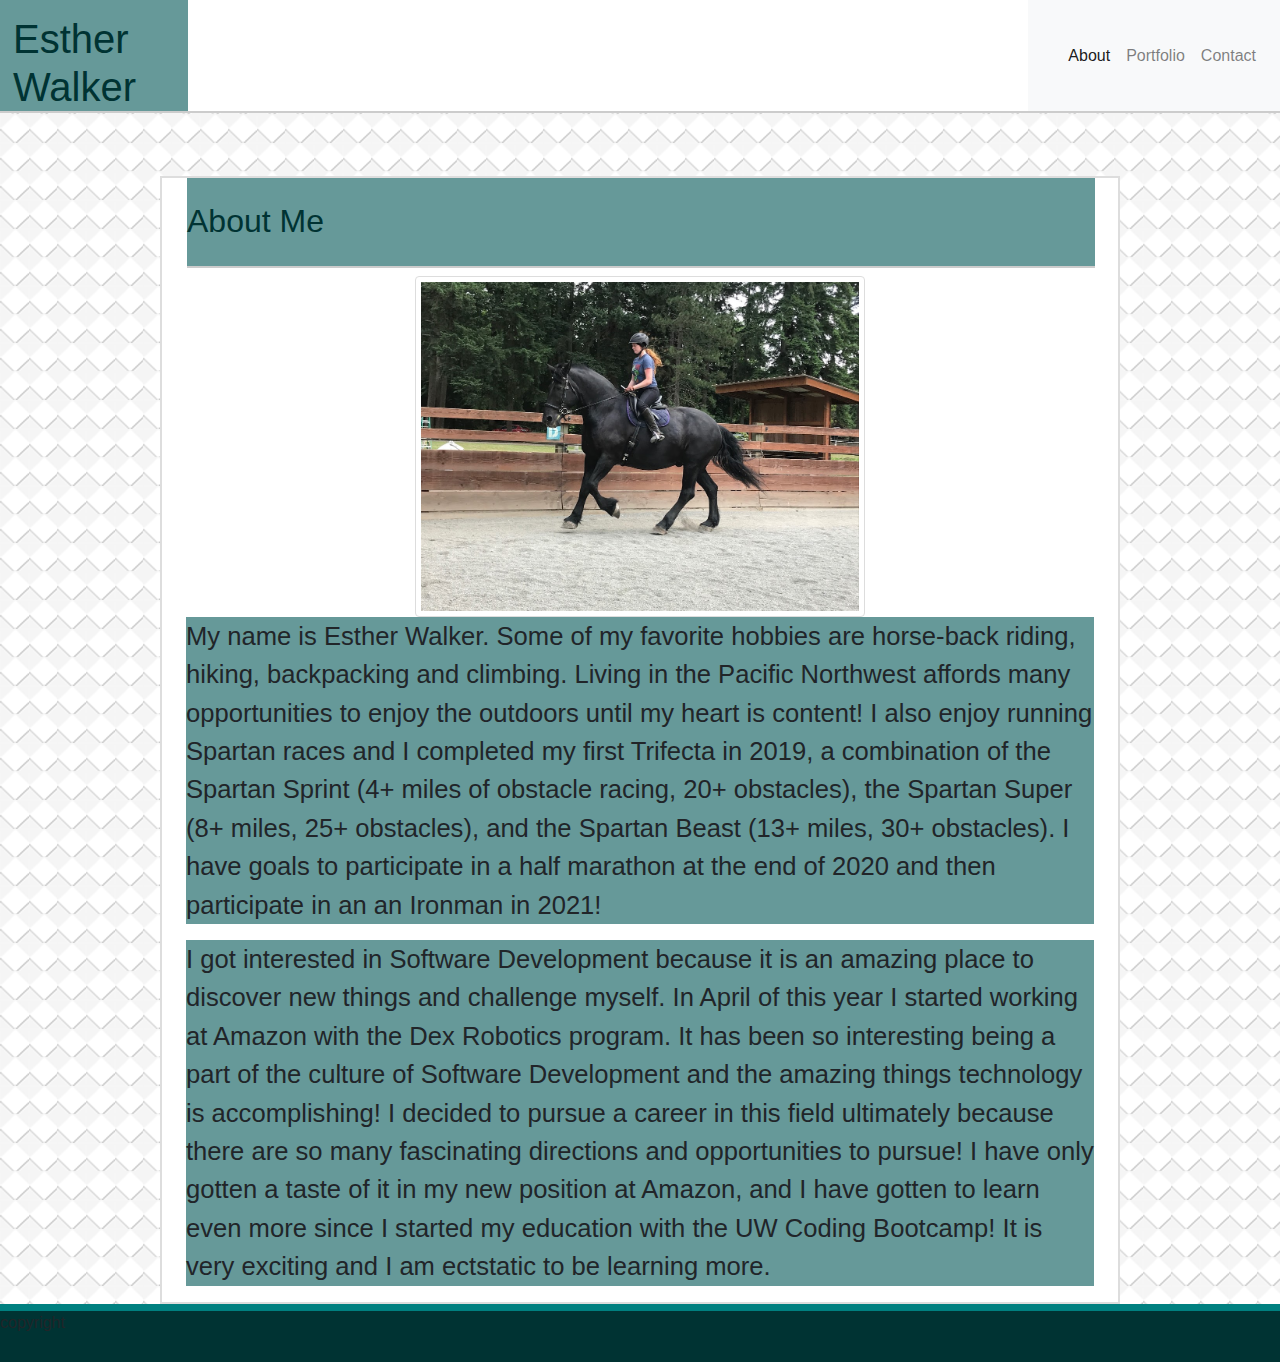
<file: index.html>
<!DOCTYPE html>
<html>

<head>
  <title>About me!</title>
  <link rel="stylesheet" href="https://stackpath.bootstrapcdn.com/bootstrap/4.3.1/css/bootstrap.min.css"
    integrity="sha384-ggOyR0iXCbMQv3Xipma34MD+dH/1fQ784/j6cY/iJTQUOhcWr7x9JvoRxT2MZw1T" crossorigin="anonymous">
  <link rel="stylesheet" href="assets/css/index.css" />
  <meta charset="UTF-8">
  <meta name="viewport" content="width=device-width, initial-scale=1.0">
  <meta http-equiv="X-UA-Compatible" content="ie=edge">


</head>

<body>
  <div class="header">
    <h1 class="myname">Esther Walker</h1>
    <div class="container">
      <div class="row">
        <div class="col-md-6">
        </div>
        <div class="col-md-6">
        </div>
      </div>
    </div>
    <nav class="navbar navbar-expand-lg navbar-light bg-light">
      <a class="navbar-brand" href="#"></a>
      <button class="navbar-toggler" type="button" data-toggle="collapse" data-target="#navbarSupportedContent"
        aria-controls="navbarSupportedContent" aria-expanded="false" aria-label="Toggle navigation">
        <span class="navbar-toggler-icon"></span>
      </button>

      <div class="collapse navbar-collapse" id="navbarSupportedContent">
        <ul class="navbar-nav mr-auto">
          <li class="nav-item active">
            <a class="nav-link" href="index.html">About <span class="sr-only">(current)</span></a>
          </li>
          <li class="nav-item">
            <a class="nav-link" href="portfolio.html">Portfolio</a>
          </li>
          <li class="nav-item">
            <a class="nav-link" href="contact.html">Contact</a>
          </li>
        </ul>

      </div>
    </nav>
  </div>
  <div class="parent-content">
    <div class="box">
      <h2 class="about">About Me</h2>
      <div class="image">
        <img src="assets/images/Jack.2019.JPG" alt="image-fluid" class="responsive-image">
      </div>

      <p style="font-size:2vw;">
        My name is Esther Walker. Some of my favorite hobbies are horse-back riding, hiking,
        backpacking and climbing. Living in the Pacific Northwest affords many
        opportunities to enjoy the outdoors until my heart is content! I also enjoy
        running Spartan races and I completed my first Trifecta in 2019, a combination of the Spartan
        Sprint (4+ miles of
        obstacle racing, 20+ obstacles), the Spartan Super (8+ miles, 25+ obstacles), and the Spartan Beast
        (13+
        miles, 30+ obstacles). I have goals
        to participate in a half marathon at the end of 2020 and then participate
        in an an Ironman in 2021!</p>
      <p style="font-size: 2vw;">I got interested in Software Development because it is an amazing place
        to discover new things and challenge myself. In April of this year I started working at Amazon
        with
        the Dex Robotics
        program. It has been so interesting being a part of the culture of Software Development and the
        amazing things technology is accomplishing! I decided to pursue a career in this field
        ultimately
        because there are
        so many fascinating directions and opportunities to pursue! I have only gotten a taste of it in
        my
        new position at Amazon, and I have gotten to learn even more since I started my education with
        the
        UW Coding Bootcamp! It is very exciting and I am ectstatic to be learning more.</p>
    </div>
  </div>
  <footer>copyright</footer>
</body>

</html>
</file>
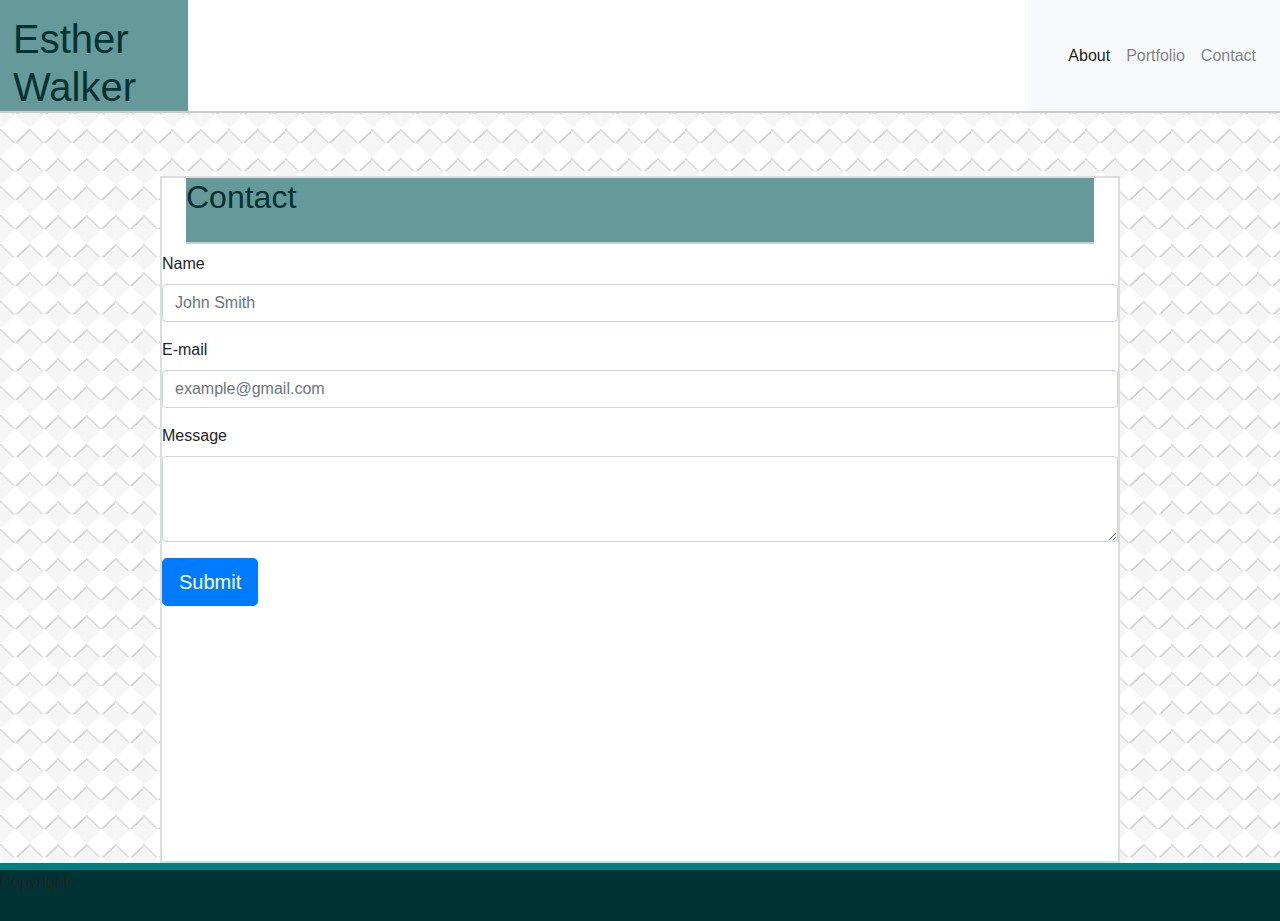
<file: Rcontact.html>
<!DOCTYPE html>
<html lang="en">

<head>

    <link rel="stylesheet" href="https://stackpath.bootstrapcdn.com/bootstrap/4.3.1/css/bootstrap.min.css"
        integrity="sha384-ggOyR0iXCbMQv3Xipma34MD+dH/1fQ784/j6cY/iJTQUOhcWr7x9JvoRxT2MZw1T" crossorigin="anonymous">
    <meta charset="UTF-8">
    <link rel="stylesheet" href="assets/css/index.css" />
    <meta name="viewport" content="width=device-width, initial-scale=1.0">
    <meta http-equiv="X-UA-Compatible" content="ie=edge">
    <title>Responsive Contact Page</title>
</head>

<body>
    <div class="header">
        <h1 class="myname">Esther Walker</h1>
        <div class="container">
            <div class="row">
                <div class="col-md-6">
                </div>
                <div class="col-md-6">
                </div>
            </div>
        </div>
        <nav class="navbar navbar-expand-lg navbar-light bg-light">
            <a class="navbar-brand" href="#"></a>
            <button class="navbar-toggler" type="button" data-toggle="collapse" data-target="#navbarSupportedContent"
                aria-controls="navbarSupportedContent" aria-expanded="false" aria-label="Toggle navigation">
                <span class="navbar-toggler-icon"></span>
            </button>

            <div class="collapse navbar-collapse" id="navbarSupportedContent">
                <ul class="navbar-nav mr-auto">
                    <li class="nav-item active">
                        <a class="nav-link" href="Rindex.html">About <span class="sr-only">(current)</span></a>
                    </li>
                    <li class="nav-item">
                        <a class="nav-link" href="Rportfolio.html">Portfolio</a>
                    </li>
                    <li class="nav-item">
                        <a class="nav-link" href="Rcontact.html">Contact</a>
                    </li>
                </ul>

            </div>
        </nav>
    </div>
    <form>
        <div class="parent-content">
            <div class="box">
                <h2 class="contact">Contact</h2>
                <div class="form-container">
                    <div class="form-group">
                        <label for="exampleFormControlInput1">Name</label>
                        <input type="email" class="form-control" id="exampleFormControlInput1" placeholder="John Smith">
                    </div>
                    <div class="form-group">
                        <label for="exampleFormControlInput2">E-mail</label>
                        <input type="email" class="form-control" id="exampleFormControlInput1"
                            placeholder="example@gmail.com">
                    </div>
                    <div class="form-group">
                        <label for="exampleFormControlTextarea1">Message</label>
                        <textarea class="form-control" id="exampleFormControlTextarea1" rows="3"></textarea>
                    </div>
                    <button type="button" class="btn btn-primary btn-lg">Submit</button>
                </div>
            </div>
    </form>
    </div>
    <script src="https://code.jquery.com/jquery-3.3.1.slim.min.js"
        integrity="sha384-q8i/X+965DzO0rT7abK41JStQIAqVgRVzpbzo5smXKp4YfRvH+8abtTE1Pi6jizo"
        crossorigin="anonymous"></script>
    <script src="https://cdnjs.cloudflare.com/ajax/libs/popper.js/1.14.7/umd/popper.min.js"
        integrity="sha384-UO2eT0CpHqdSJQ6hJty5KVphtPhzWj9WO1clHTMGa3JDZwrnQq4sF86dIHNDz0W1"
        crossorigin="anonymous"></script>
    <script src="https://stackpath.bootstrapcdn.com/bootstrap/4.3.1/js/bootstrap.min.js"
        integrity="sha384-JjSmVgyd0p3pXB1rRibZUAYoIIy6OrQ6VrjIEaFf/nJGzIxFDsf4x0xIM+B07jRM"
        crossorigin="anonymous"></script>
    <footer>Copyright</footer>
</body>


</html>
</file>
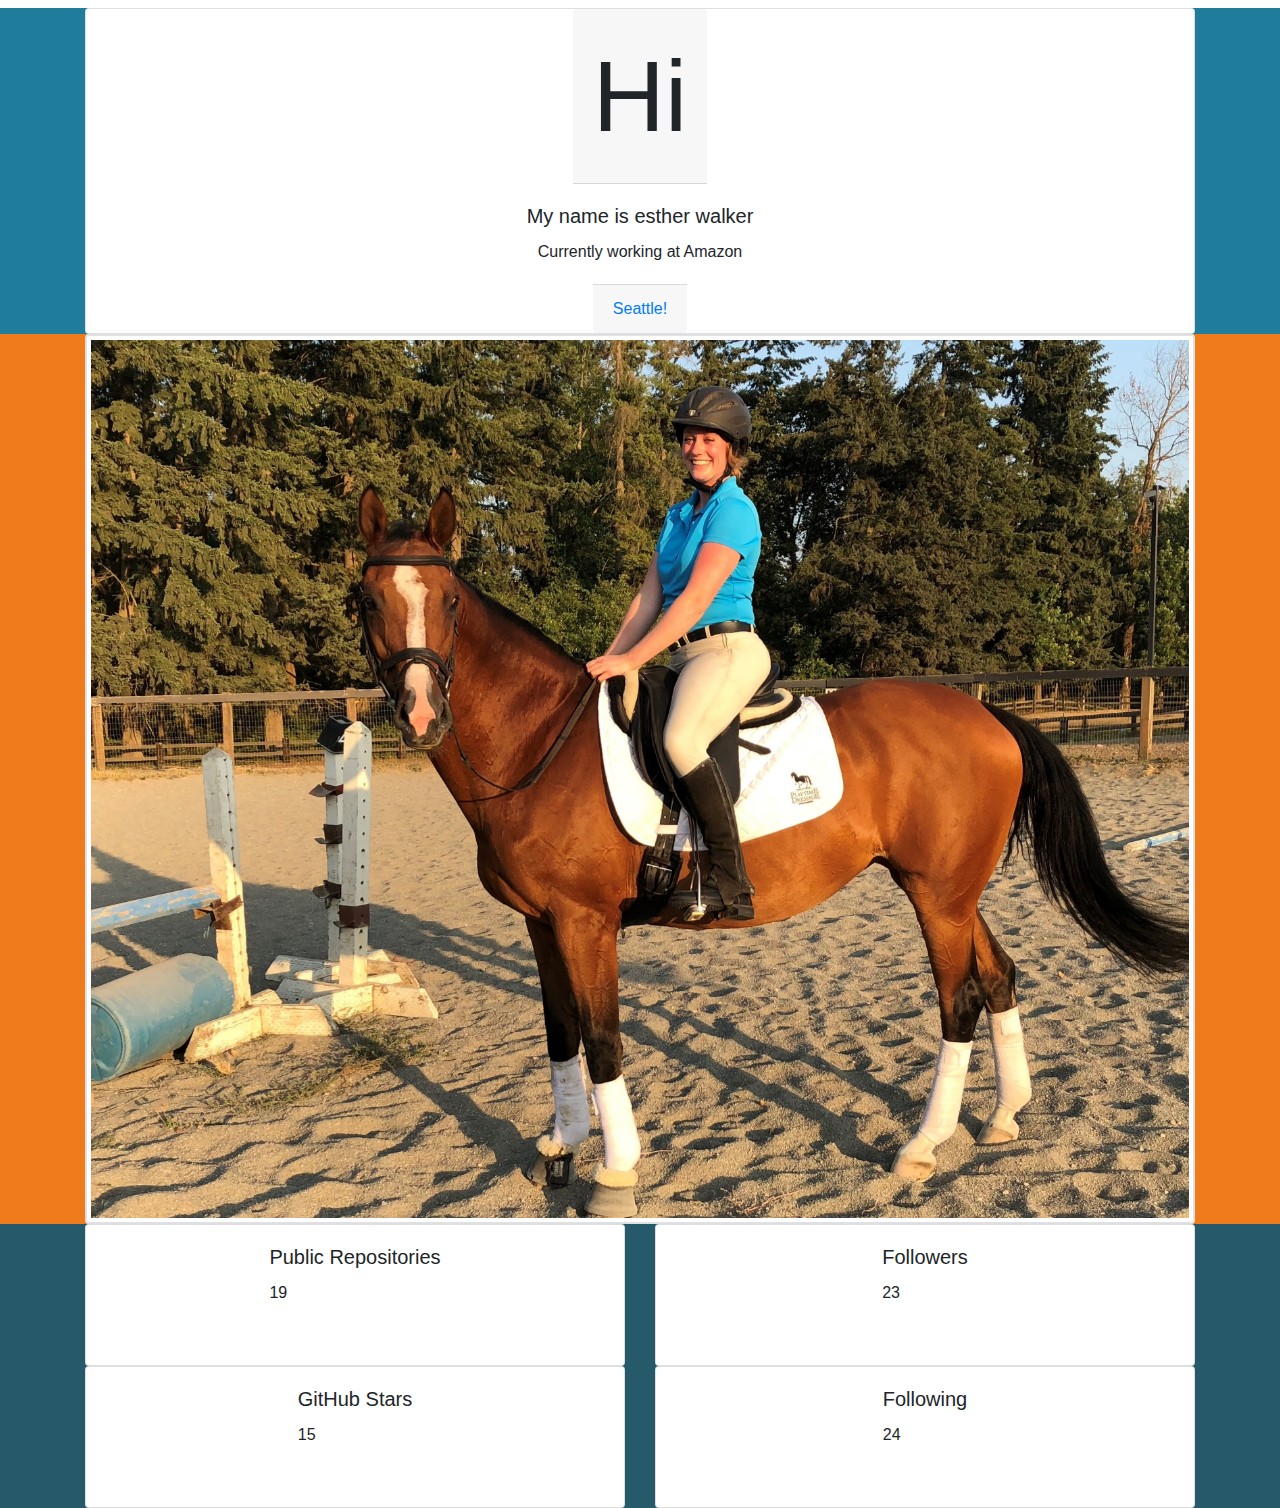
<file: resume.html>
<!DOCTYPE html>
<html lang="en">

<head>
    <meta charset="UTF-8">
    <meta name="viewport" content="width=device-width, initial-scale=1.0">
    <meta http-equiv="X-UA-Compatible" content="ie=edge">
    <title>Node!</title>
    <link rel="stylesheet" href="https://stackpath.bootstrapcdn.com/bootstrap/4.4.1/css/bootstrap.min.css"
        integrity="sha384-Vkoo8x4CGsO3+Hhxv8T/Q5PaXtkKtu6ug5TOeNV6gBiFeWPGFN9MuhOf23Q9Ifjh" crossorigin="anonymous">

    <style>
        .parent-container {
            background-color: #1f7c9b;
        }

        .parent-container2 {
            background-color: #f07b1a;
        }

        .parent-container3 {
            background-color: #26596a;
        }

        .card-header {
            font-size: 100px;
        }

        .header {
            align-items: center;
        }

        .card {
            align-items: center;
        }

        .card-text {
            align-items: center;
        }
    </style>
</head>

<body>
    <div class="parent-container">
        <div class="box">
            <h2 class="header"></h2>
            <div class="container">
                <div class="row">
                    <div class="col-md-12">
                        <div class="card text-center">
                            <div class="card-header">
                                Hi
                            </div>
                            <div class="card-body">
                                <h5 class="card-title">My name is esther walker</h5>
                                <p class="card-text">Currently working at Amazon</p>
                            </div>
                            <div class="card-footer text-muted">
                                <a href="https://www.google.com/maps/place/Seattle,+WA/">Seattle!</a>
                            </div>
                        </div>
                    </div>
                </div>
            </div>
        </div>
    </div>

    <div class="parent-container2">
        <div class="container">
            <div class="row">
                <div class="col-md-12">
                    <div class="card">
                        <img src="Gigi.my.love (2).jpg" alt="gigi!" class="img-thumbnail card-img-top">
                    </div>
                </div>
            </div>
        </div>
    </div>
    <div class="parent-container3">
        <div class="container">
            <div class="row">
                <div class="col-md-6">
                    <div class="card">
                        <div class="card-body">
                            <h5 class="card-title">Public Repositories</h5>
                            <p class="card-text">19
                            </p>
                            <a href="#" class="card-link"></a>
                            <a href="#" class="card-link"></a>
                        </div>
                    </div>
                </div>
                <div class="col-md-6">
                    <div class="card">
                        <div class="card-body">
                            <h5 class="card-title">Followers</h5>
                            <p class="card-text">23
                            </p>
                            <a href="#" class="card-link"></a>
                            <a href="#" class="card-link"></a>
                        </div>
                    </div>
                </div>
            </div>
            <div class="row">
                <div class="col-md-6">
                    <div class="card">
                        <div class="card-body">
                            <h5 class="card-title">GitHub Stars</h5>
                            <p class="card-text">15
                            </p>
                            <a href="#" class="card-link"></a>
                            <a href="#" class="card-link"></a>
                        </div>
                    </div>
                </div>
                <div class="col-md-6">
                    <div class="card">
                        <div class="card-body">
                            <h5 class="card-title">Following</h5>
                            <p class="card-text">24
                            </p>
                            <a href="#" class="card-link"></a>
                            <a href="#" class="card-link"></a>
                        </div>
                    </div>
                </div>
            </div>
        </div>
    </div>

    <script>




    </script>

</body>

</html>
</file>
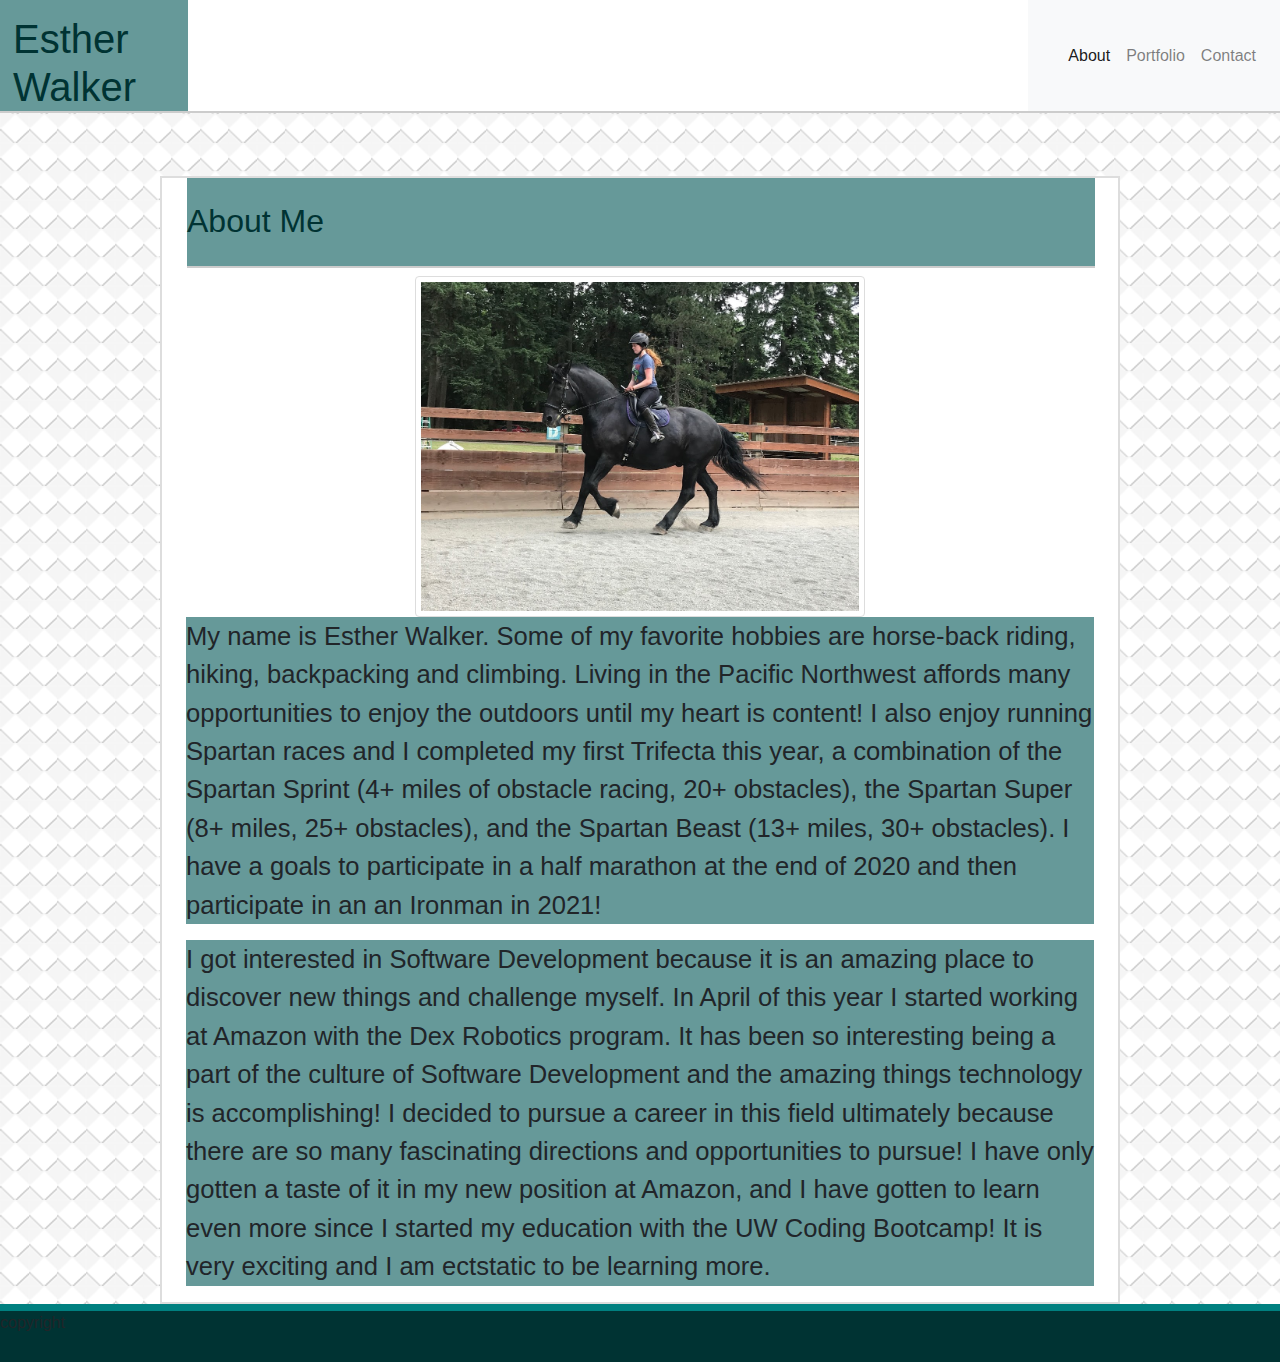
<file: Rindex.html>
<!DOCTYPE html>
<html>

<head>
  <title>Index file</title>
  <link rel="stylesheet" href="https://stackpath.bootstrapcdn.com/bootstrap/4.3.1/css/bootstrap.min.css"
    integrity="sha384-ggOyR0iXCbMQv3Xipma34MD+dH/1fQ784/j6cY/iJTQUOhcWr7x9JvoRxT2MZw1T" crossorigin="anonymous">
  <link rel="stylesheet" href="assets/css/index.css" />
  <meta charset="UTF-8">
  <meta name="viewport" content="width=device-width, initial-scale=1.0">
  <meta http-equiv="X-UA-Compatible" content="ie=edge">


</head>

<body>
  <div class="header">
    <h1 class="myname">Esther Walker</h1>
    <div class="container">
      <div class="row">
        <div class="col-md-6">
        </div>
        <div class="col-md-6">
        </div>
      </div>
    </div>
    <nav class="navbar navbar-expand-lg navbar-light bg-light">
      <a class="navbar-brand" href="#"></a>
      <button class="navbar-toggler" type="button" data-toggle="collapse" data-target="#navbarSupportedContent"
        aria-controls="navbarSupportedContent" aria-expanded="false" aria-label="Toggle navigation">
        <span class="navbar-toggler-icon"></span>
      </button>

      <div class="collapse navbar-collapse" id="navbarSupportedContent">
        <ul class="navbar-nav mr-auto">
          <li class="nav-item active">
            <a class="nav-link" href="Rindex.html">About <span class="sr-only">(current)</span></a>
          </li>
          <li class="nav-item">
            <a class="nav-link" href="Rportfolio.html">Portfolio</a>
          </li>
          <li class="nav-item">
            <a class="nav-link" href="Rcontact.html">Contact</a>
          </li>
        </ul>

      </div>
    </nav>
  </div>
  <div class="parent-content">
    <div class="box">
      <h2 class="about">About Me</h2>
      <div class="image">
        <img src="assets/images/Jack.2019.JPG" alt="image-fluid" class="responsive-image">
      </div>

      <p style="font-size:2vw;">
        My name is Esther Walker. Some of my favorite hobbies are horse-back riding, hiking,
        backpacking and climbing. Living in the Pacific Northwest affords many
        opportunities to enjoy the outdoors until my heart is content! I also enjoy
        running Spartan races and I completed my first Trifecta this year, a combination of the Spartan
        Sprint (4+ miles of
        obstacle racing, 20+ obstacles), the Spartan Super (8+ miles, 25+ obstacles), and the Spartan Beast
        (13+
        miles, 30+ obstacles). I have a goals
        to participate in a half marathon at the end of 2020 and then participate
        in an an Ironman in 2021!</p>
      <p style="font-size: 2vw;">I got interested in Software Development because it is an amazing place
        to discover new things and challenge myself. In April of this year I started working at Amazon
        with
        the Dex Robotics
        program. It has been so interesting being a part of the culture of Software Development and the
        amazing things technology is accomplishing! I decided to pursue a career in this field
        ultimately
        because there are
        so many fascinating directions and opportunities to pursue! I have only gotten a taste of it in
        my
        new position at Amazon, and I have gotten to learn even more since I started my education with
        the
        UW Coding Bootcamp! It is very exciting and I am ectstatic to be learning more.</p>
    </div>
  </div>
  <footer>copyright</footer>
</body>

</html>
</file>
<file: assets/css/index.css>
.card {
    box-shadow: 0 4px 8px 0 rgba(0, 0, 0, 0, .2);
    transition: 0.3;
}
.project-link {
    
    color: blue;
}

.action {
    text-align:center;
}

.hw5-link {
    
    color: blue;
}
.hw7-link {
    color: blue;
}

.gh {
    text-align:center;

}

.mm {
    text-align:center;
}

.bb {
    text-align:center;
}

.ww {
    text-align:center;
}

.lili {
    text-align:center;
}
.hw6-link {
    
    color: royalblue;
}
img {
    border-radius: 5px 5px 0 0;
    border-color: #003333;
}

.card:hover {
    box-shadow: 0 8px 16px 0 rgba(0, 0, 0, 0.2)
}

.container {
    padding: 2px 16px
}
    
.header {
    overflow: hidden;
    display: flex;
    justify-content: space-between;
    width: 100%;
    background-color:#ffffff;
    border-color: #cccccc;

}
.myname {
    padding-top: 15px;
    padding-left: 13px;
    padding-right: 13px;
    color: #ffffff;
    background-color: #669999;
    margin: 0px;
}
.container {
    position: relative;
  }
  
  .text-block {
    position: sticky;
    bottom: 5px;
    right: 5px;
    background-color: #4aaaa5;
    color: white;
    padding-left: 5px;
    padding-right: 5px;
  }
 .about {
     color: #003333;
    margin-left:25px;
    margin-right:25px;
    padding-bottom: 26px;
    padding-top: 24px;
    background-color: #669999;

}
.contact {
    margin-left: 24px;
    padding-bottom: 26px;
}
.action_page.php {
    font-family: Arial, Helvetica, sans-serif;
    padding-right: 26px;
}
.portfolio {
    margin-left: 24px;
    padding-bottom: 26px;
    padding-top: 24px;
    color: #003333;
    background-color: #669999;
}
.parent-content {
    width: 100%;
    display: flex;
    justify-content: center;
    min-height: 750px;
}
.box {
        border:2px solid #dddddd;
        width: 960px;
        background-color: #ffffff;
        margin-top:63px;
    }
body {
    background-image: url("../images/embossed-diamond.png");
    margin:0;
}
.links {
    padding-bottom: 29px;
    padding-top:25.5px;
    width: 15%;
    font-size:1.2em;
    display:flex;
    justify-content: space-between;
}
h2 {
    color: #4aaaa5;
    width: 95%;
}
    
h2, .header {
    border-bottom: 2px solid #cccccc;
}

.related-links {
    margin-left: 5px;
    margin-right: 5px;
}
a {
    color:#777777;
}


img {
    display:flex;
    justify-content:center;
    border: 1px solid #ddd;
    border-radius: 4px;
    padding: 5px;
    width: 450px;
}
.image {
    display:flex;
    justify-content: center;
}
.paragraph {
    display:flex;
    align-items:flex-end;
}
p {
    margin-left: 24px;
    margin-right: 24px;
    background-color: #669999;
}
footer {
    border-top: 7px solid teal;
    padding-bottom: 27px;
    background-color: #003333;
}
.myname {
    color: #003333;
}
.style {
    color: #003333;
}

.contact {
    color: #003333;
    background-color: #669999;
}
</file>
